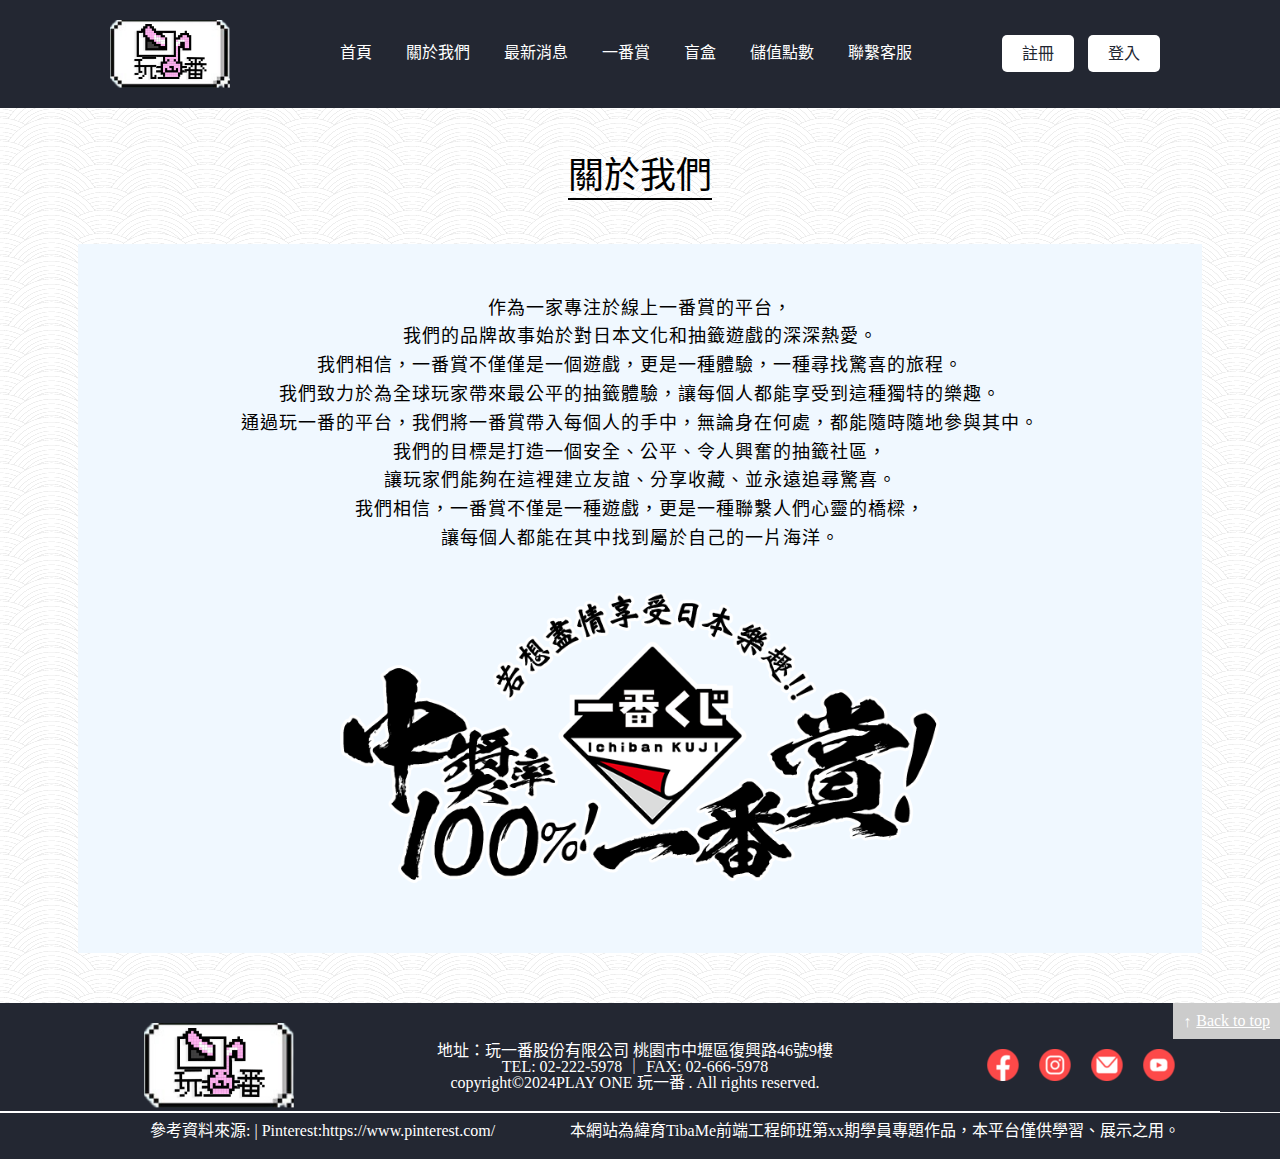
<file: about-us.html>
<!DOCTYPE html>
<html lang="zh-TW">
<head>
    <meta charset="UTF-8">
    <meta name="viewport" content="width=device-width, initial-scale=1.0">
    <meta name="keywords" content="一番賞,Ichiban Kuji">
    <meta name="description" content="這是一個線上抽一番賞網站">
    <link href="玩一番/icon/玩一番.ico" rel="shortcut icon"/>
    <title>玩一番</title>
    <!-- 重設css -->
    <link rel="stylesheet" href="reset.css">
    <!-- css -->
    <link rel="stylesheet" href="style.css">
    <style>
        body {
      background-image: url('玩一番/arches.png'); /* 將 'your-image.jpg' 替換為您想要設置的圖片路徑 */
    }
    </style>
</head>
<body>
<header class="main-header">
    <!-- 導覽列 -->
    <div class="container">
        <div class="logo">
        <a href=""><img src="玩一番/LOGO.png" alt="playone"></a>
        </div>
        <nav class="main-nav">
        <a href="index.html">首頁</a>
        <a href="#">關於我們</a>
        <a href="news.html">最新消息</a>
        <a href="Ichiban.html">一番賞</a>
        <a href="#">盲盒</a>
        <a href="#">儲值點數</a>
        <a href="contact-us.html">聯繫客服</a>
        </nav>
        <div class="user-options">
            <a href="#">註冊</a>
            <a href="login.html">登入</a>
        </div>
    </div>
</header>
<main>
    <div class="about-title">
        <h2>關於我們</h2>
    </div>
    <div class="about-section">
        
        <p>
            作為一家專注於線上一番賞的平台，<br>
            我們的品牌故事始於對日本文化和抽籤遊戲的深深熱愛。<br>
            我們相信，一番賞不僅僅是一個遊戲，更是一種體驗，一種尋找驚喜的旅程。<br>
            我們致力於為全球玩家帶來最公平的抽籤體驗，讓每個人都能享受到這種獨特的樂趣。<br>
            通過玩一番的平台，我們將一番賞帶入每個人的手中，無論身在何處，都能隨時隨地參與其中。<br>
            我們的目標是打造一個安全、公平、令人興奮的抽籤社區，<br>
            讓玩家們能夠在這裡建立友誼、分享收藏、並永遠追尋驚喜。<br>
            我們相信，一番賞不僅是一種遊戲，更是一種聯繫人們心靈的橋樑，<br>
            讓每個人都能在其中找到屬於自己的一片海洋。<br>
        </p>
        <img src="玩一番/icon/一番賞.png" alt="公司圖片">
    </div>
</main>
<footer>
    <div class="footer-container">
        <a href="#" class="back-to-top">Back to top</a>
        <div class="logo-area">
        <img src="玩一番/LOGO.png" alt="playone">
    </div>
    <div class="contact-info">
        <p class="element-TEL">
        地址：玩一番股份有限公司 桃園市中壢區復興路46號9樓<br>
        TEL: 02-222-5978 ｜ FAX: 02-666-5978<br>
        copyright©2024PLAY ONE 玩一番 . All rights reserved.<br>
    </p>
    </div>
    <div class="social-icons">
        <a href="#" class="icon-link"><img src="玩一番/icon/fb.ico" alt=""></a>
        <a href="#" class="icon-link"><img src="玩一番/icon/ig.ico" alt=""></a>
        <a href="#" class="icon-link"><img src="玩一番/icon/mail.ico" alt=""></a>
        <a href="#" class="icon-link"><img src="玩一番/icon/yt.ico" alt=""></a>
    </div>
    </div>
    <div class="credits">
    <div class="overlap-group-2">
        <div class="text-wrapper-1">參考資料來源: | Pinterest:https://www.pinterest.com/</div>
        <div class="text-wrapper-2">
            本網站為緯育TibaMe前端工程師班第xx期學員專題作品，本平台僅供學習、展示之用。
        </div>
    </div>
    </div>
</footer>
</body>
</html>
</file>
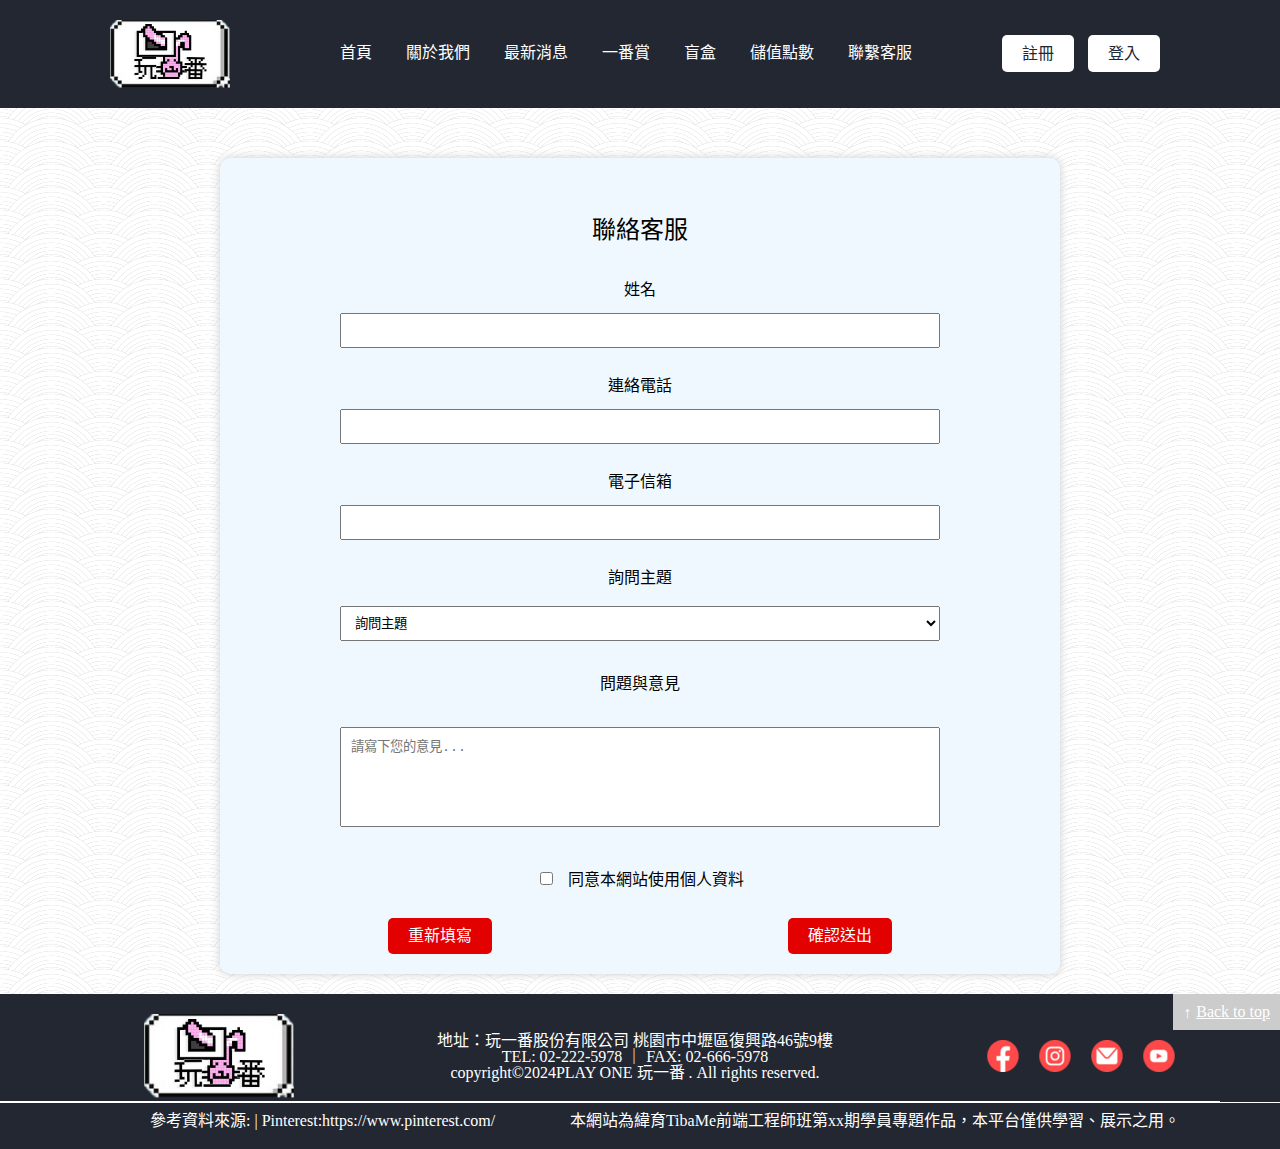
<file: contact-us.html>
<!DOCTYPE html>
<html lang="zh-TW">
<head>
    <meta charset="UTF-8">
    <meta name="viewport" content="width=device-width, initial-scale=1.0">
    <meta name="keywords" content="一番賞,Ichiban Kuji">
    <meta name="description" content="這是一個線上抽一番賞網站">
    <link href="玩一番/icon/玩一番.ico" rel="shortcut icon"/>
    <title>玩一番</title>
    <!-- 重設css -->
    <link rel="stylesheet" href="reset.css">
    <!-- css -->
    <link rel="stylesheet" href="style.css">
    <style>
body {
      background-image: url('玩一番/arches.png'); /* 將 'your-image.jpg' 替換為您想要設置的圖片路徑 */
    }
.contact-us {
    font-family: 'Noto Sans TC', sans-serif;  /* 字体设置 */
    width:800px;
    margin: 20px auto;
    padding: 20px;
    box-shadow: 0 0 10px #ccc; /* 盒子阴影 */
    background-color: aliceblue; /* 背景颜色 */
    border-radius: 10px;
    margin-top: 50px;
}

.contact-us-title {
    text-align: center; /* 标题居中 */
    align-items: center;
    margin-top: 40px;
    margin-bottom: 40px; /* 标题和表格之间的间隔 */
    font-size: 24px;
}

.form-group {
    display: flex;
    flex-direction: column;
    align-items: center; /* 居中表单元素 */
}

.name, .tel, .email, .question, .option {
    margin-bottom: 15px; /* 每个输入行之间的距离 */
    display: flex;
    flex-direction: column;
    align-items: flex-start;
}
.contact-us .input-field {
    width: 600px; /* 确保所有输入框和下拉选单宽度一致 */
    margin-bottom: 15px; /* 为输入框添加底部边距以达到更好的视觉间隔 */
    padding: 8px 10px; /* 提供足够的内边距让文本容易阅读 */
    box-sizing: border-box; /* 确保宽度的计算包括了padding和border */
}

.contact-us .name .input-field,.contact-us .tel .input-field,.contact-us .email .input-field {
    width: 600px;
}
.option{
    align-items: center;
    justify-content: center; 
    padding-top: 20px;
}
.question{
    margin-bottom: 20px;
}
.contact-us .form-group > div,
.contact-us .form-group label,
.contact-us .form-group .option {
    display: flex;
    flex-direction: column;
    align-items: center; /* 居中对齐带有输入框的div */
    width: 100%; /* 设置宽度为100%以填充父元素的宽度 */
}

.contact-us .agreetext {
    display: block; /* 确保同意条款选项独占一行 */
    margin-top: 20px; /* 添加适当上边距 */
}

.con-btn-group {
    margin-top: 20px; /* 增加按钮组的上边距 */
    display: flex;
    justify-content: space-around; /* 按钮间距平均分布 */
}
.con-btn-group a{
    text-decoration: none;
}
.con-btn {
    padding: 10px 20px;
    background-color: #E20000; /* 按钮背景色 */
    color: white;
    border-radius: 5px; /* 按钮边角圆滑 */
    text-align: center;
    cursor: pointer; /* 鼠标悬停效果 */
}

.con-btn:hover {
    background-color: #ba0b0b; /* 按钮悬停时颜色改变 */
}

.agree {
    margin-top: 10px; /* 同意条款与其他内容的间隔 */
}

.agreetext input[type="checkbox"] {
    margin-right: 10px; /* 复选框与文字的间隔 */
}

textarea {
    height: 100px; /* 文本域的高度 */
    resize: none; /* 禁止调整文本域大小 */
}
.agreetext {
    margin-bottom:30px;
    text-align: center;
}

    </style>
</head>
<body>
<header class="main-header">
    <!-- 導覽列 -->
    <div class="container">
        <div class="logo">
        <a href=""><img src="玩一番/LOGO.png" alt="playone"></a>
        </div>
        <nav class="main-nav">
        <a href="index.html">首頁</a>
        <a href="about-us.html">關於我們</a>
        <a href="news.html">最新消息</a>
        <a href="Ichiban.html">一番賞</a>
        <a href="#">盲盒</a>
        <a href="#">儲值點數</a>
        <a href="contact-us.html">聯繫客服</a>
        </nav>
        <div class="user-options">
            <a href="#">註冊</a>
            <a href="login.html">登入</a>
        </div>
    </div>
</header>
<main>
    <div class="contact-us">
        <div class="contact-us-title"><span>聯絡客服</span></div>
        <div class="form-group">
            <!-- ----------表格---------- -->
            <div>
                <div class="name"><label for="">姓名<br></label></div>
                <div class="name"><input type="name"class="input-field"></div>
            </div>
            <!-- ------------------------ -->
            <div>
                <div class="tel"><label for="">連絡電話<br></label></div>
                <div class="tel"><input type="tel" class="input-field"></div>
            </div>
            <!-- ------------------------ -->
            <div>
                <div class="email"><label for="">電子信箱<br></label></div>
                <div class="email"><input type="email"class="input-field"></div>
            </div>
            <!-- ------------------------ -->
            <div class="question"><label for="">詢問主題<br></label></div>
                <select name="" class="input-field">
                    <option value="" class="pull
                ">詢問主題</option>
                    <option value="" class="pull
                ">帳號安全</option>
                <option value="" class="pull
                ">儲值相關</option>
                    <option value="" class="pull
                ">訂單與付款</option>
                    <option value="" class="pull
                ">退貨/換貨</option>
                    <option value="" class="pull
                ">其他</option>
                </select>
            </div>

                <div class="option">
                    <label for="">問題與意見<br>
                    </label>
                </div>
                <div class="option">
                    <textarea class="input-field" placeholder="請寫下您的意見..."></textarea>
                </div>
                <label for="" class="agreetext">
                    <input type="checkbox" class="agree">
                    <span class="agree">同意本網站使用個人資料</span>
                </label>
    
                <!-- ----------按鈕---------- -->
                <div class="con-btn-group">
                    <a href="">
                        <div class="con-btn">
                            <span>重新填寫</span>
                        </div>
                    </a>
                    <a href="">
                        <div class="con-btn">
                            <span>確認送出</span>
                        </div>
                    </a>
                </div>
            </div>
        </div>
    </div>
</main>
<footer>
    <div class="footer-container">
        <a href="#" class="back-to-top">Back to top</a>
        <div class="logo-area">
        <img src="玩一番/LOGO.png" alt="playone">
    </div>
    <div class="contact-info">
        <p class="element-TEL">
        地址：玩一番股份有限公司 桃園市中壢區復興路46號9樓<br>
        TEL: 02-222-5978 ｜ FAX: 02-666-5978<br>
        copyright©2024PLAY ONE 玩一番 . All rights reserved.<br>
    </p>
    </div>
    <div class="social-icons">
        <a href="#" class="icon-link"><img src="玩一番/icon/fb.ico" alt=""></a>
        <a href="#" class="icon-link"><img src="玩一番/icon/ig.ico" alt=""></a>
        <a href="#" class="icon-link"><img src="玩一番/icon/mail.ico" alt=""></a>
        <a href="#" class="icon-link"><img src="玩一番/icon/yt.ico" alt=""></a>
    </div>
    </div>
    <div class="credits">
    <div class="overlap-group-2">
        <div class="text-wrapper-1">參考資料來源: | Pinterest:https://www.pinterest.com/</div>
        <div class="text-wrapper-2">
            本網站為緯育TibaMe前端工程師班第xx期學員專題作品，本平台僅供學習、展示之用。
        </div>
    </div>
    </div>
</footer>
</body>
</html>
</file>
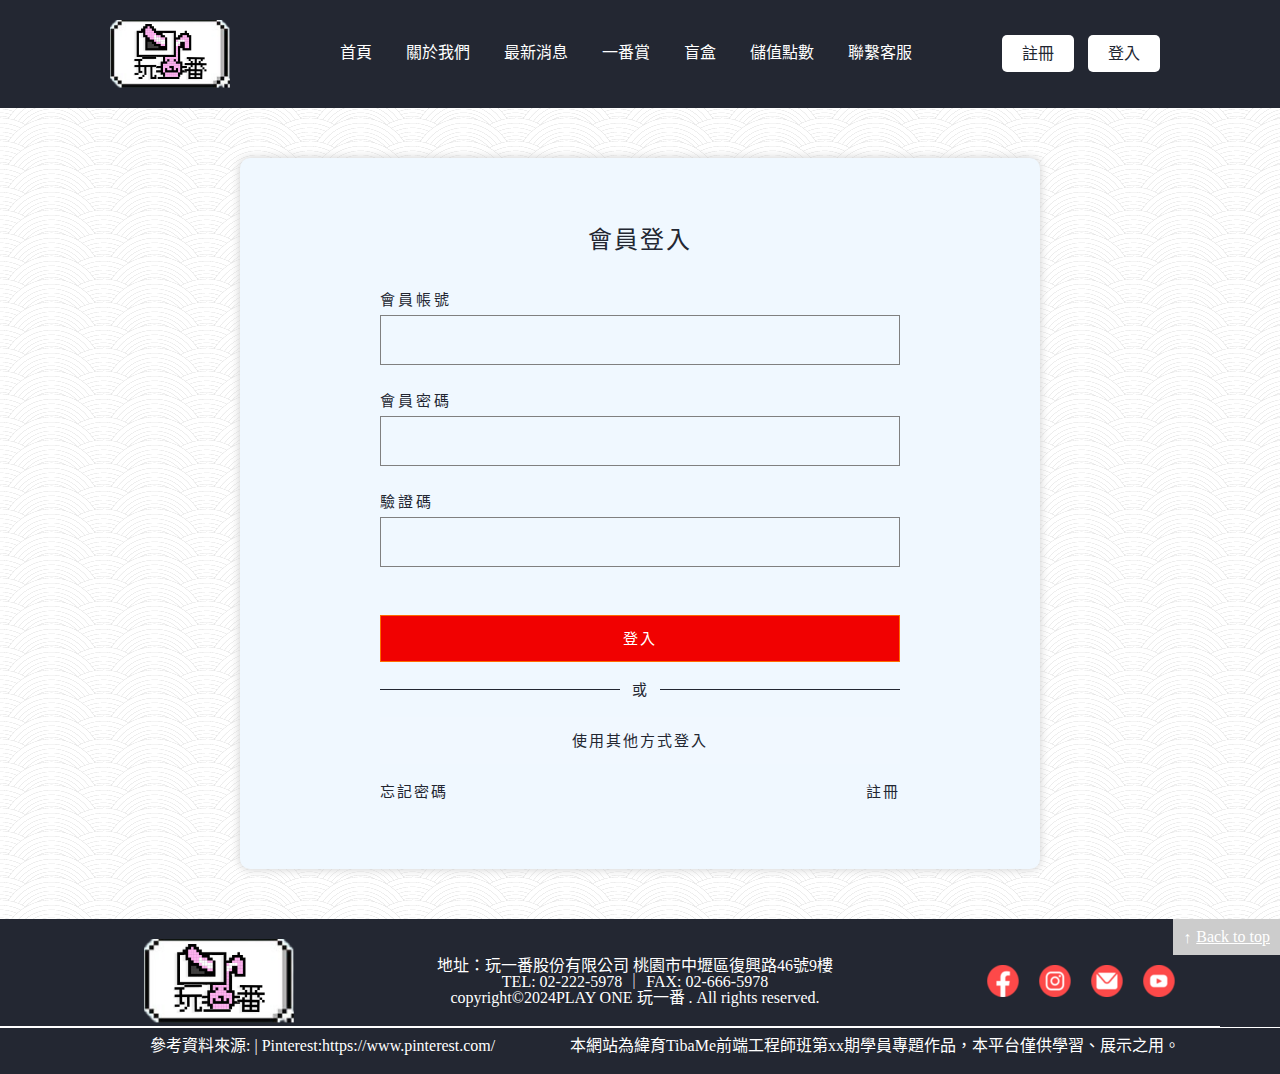
<file: login.html>
<!DOCTYPE html>
<html lang="zh-TW">
<head>
    <meta charset="UTF-8">
    <meta name="viewport" content="width=device-width, initial-scale=1.0">
    <meta name="keywords" content="一番賞,Ichiban Kuji">
    <meta name="description" content="這是一個線上抽一番賞網站">
    <link href="玩一番/icon/玩一番.ico" rel="shortcut icon"/>
    <title>玩一番</title>
    <!-- 重設css -->
    <link rel="stylesheet" href="reset.css">
    <!-- css -->
    <link rel="stylesheet" href="style.css">
</head>
<body>
<header class="main-header">
    <!-- 導覽列 -->
    <div class="container">
        <div class="logo">
        <a href=""><img src="玩一番/LOGO.png" alt="playone"></a>
        </div>
        <nav class="main-nav">
        <a href="index.html">首頁</a>
        <a href="about-us.html">關於我們</a>
        <a href="news.html">最新消息</a>
        <a href="Ichiban.html">一番賞</a>
        <a href="#">盲盒</a>
        <a href="#">儲值點數</a>
        <a href="contact-us.html">聯繫客服</a>
        </nav>
        <div class="user-options">
            <a href="#">註冊</a>
            <a href="login.html">登入</a>
        </div>
    </div>
    <style>
        body {
      background-image: url('玩一番/arches.png'); /* 將 'your-image.jpg' 替換為您想要設置的圖片路徑 */
    }
        /* General styling */

        .login {
            width: 800px;
            display: flex;
            justify-content: center;
            margin: auto;
            margin-top: 50px;
            margin-bottom: 50px;
            position: relative;
            background-color: aliceblue;
            box-shadow: 0 0 10px #ccc;
            border-radius: 10px;
        }
        .login-title {
            text-align: center; /* 标题居中 */
            margin-bottom: 40px; /* 标题和表格之间的间隔 */
            font-size: 24px;
        }

        .form-group {
            font-size: 15px;
            font-weight: 300;
            font-family: 'Noto Sans TC', sans-serif;
            letter-spacing: 2px;
            color: #232732;
            margin-top: 70px;
            margin-bottom: 70px;
            width: 520px;
        }

        /* ----------帳號---------- */
        .account {
            margin-bottom: 8px;
            font-size: 15px;
            text-align: left;
            color:#232732;
            letter-spacing: 3px;
            font-family: 'Noto Sans TC', sans-serif;
        }

        .account input {
            box-sizing: border-box;
            color: rgb(255, 255, 255);
            width: 100%;
            height: 50px;
            border: none;
            outline: none;
            background-color: transparent;
            border: 1px solid gray;
            margin-bottom: 20px;
            text-indent: 20px;
        }

        /* :focus 選擇器調整輸入框在點擊的樣子 */
        .account input:focus {
            background-color: rgba(0, 0, 0, 0.3);
            border: 1px solid #9a0413;
            box-shadow: 0px 0px 0px 0.5px #870808;
            transition: border-color 0.3s;
        }

        /* ----------密碼---------- */

        .passward {
            margin-bottom: 8px;
            font-size: 15px;
            text-align: lefts;
            color: #232732;
            letter-spacing: 3px;
            font-family: 'Noto Sans TC', sans-serif;
        }

        .passward input {
            box-sizing: border-box;
            color: rgb(255, 255, 255);
            width: 100%;
            height: 50px;
            border: none;
            outline: none;
            background-color: transparent;
            border: 1px solid gray;
            margin-bottom: 20px;
            text-indent: 20px;
        }

        /* :focus 選擇器調整輸入框在點擊的樣子 */
        .passward input:focus {
            background-color: rgba(0, 0, 0, 0.3);
            border: 1px solid #ac0715;
            box-shadow: 0px 0px 0px 0.5px #b80202;
            transition: border-color 0.3s;
        }

        /* ----------驗證碼---------- */
        .check {
            margin-bottom: 8px;
            font-size: 15px;
            text-align: lefts;
            color: #232732;
            letter-spacing: 3px;
            font-family: 'Noto Sans TC', sans-serif;
        }

        .check input {
            box-sizing: border-box;
            color: rgb(255, 255, 255);
            width: 100%;
            height: 50px;
            border: none;
            outline: none;
            background-color: transparent;
            border: 1px solid gray;
            margin-bottom: 20px;
            text-indent: 20px;
        }

        /* :focus 選擇器調整輸入框在點擊的樣子 */
        .check input:focus {
            background-color: rgba(0, 0, 0, 0.3);
            border: 1px solid rgb(241, 1, 1);
            box-shadow: 0px 0px 0px 0.5px rgb(241, 1, 1);
            transition: border-color 0.3s;
        }

        /* ----------按鈕區---------- */
        .lofin-btn-group {
            display: flex;
            justify-content: space-between;
            width: 100%;
            margin-bottom: 20px;
            width: 520px;
        }

        button {
            all: unset;
            text-align: center;
            width: 100%;
        }

        .login-btn-group a {
            text-decoration: none;
        }

        .login-btn-up,
        .login-btn-up-phone {
            border: 1px solid #ff6b00;
            background-color: rgb(241, 1, 1);
            transition: .5s ease-in-out;
            color: #232732;
            padding: 15px 20px;
            text-align: center;
            margin-top: 20px;
            margin-bottom: 20px;
        }
        .login-btn-up{
            color: white;
        }

        .login-btn-group a .login-btn-up-phone {
            background-color: rgba(255, 255, 255, 0.1);
            border: 1px solid transparent;
        }

        .login-btn-up:hover,
        .login-btn-up-phone:hover {
            border: 1px solid rgb(241, 1, 1);
            background-color: rgb(241, 1, 1);
        }

        .login-btn-bottom {
            width: 520px;
            display: flex;
            align-content: space-between;
            flex-direction: column;
            align-items: center;
        }

        /* 或 */

        .orLineGroup {
            display: flex;
            justify-content: space-between;
            align-items: center;
            width: 520px;
        }

        .orLine {
            width: 240px;
            height: 1px;
            background-color:#232732;

        }



        /* 使用手機號碼登入/ 忘記密碼/註冊新帳號*/


        .forget {
            display: flex;
            align-items: baseline;
            align-content: space-between;
            width: 100%;
        }

        .forget div a {
            color: #232732;
        }

        .forget div:first-child {
            box-sizing: border-box;
            width: 100%;
            text-align: start;
            letter-spacing: 2px;
        }

        .forget div:last-child {
            box-sizing: border-box;
            width: 150px;
            text-align: end;
        }
    </style>
</header>
<main>
    <div class="login">
        <div class="form-group">
                <div class="login-title"><span>會員登入</span></div>
                <div class="account">
                    <label for="username">會員帳號</label>
                </div>
                <div class="account">
                    <input type="text" name="username" required="">
                </div>
                <div class="passward">
                    <label for="password">會員密碼</label>
                </div>
                <div class="passward">
                    <input type="password" name="password" required="">
                </div>
                <!-- ----------驗證碼---------- -->
                <div class="check">
                    <label for="password">驗證碼</label>
                </div>
                <div class="check">
                    <input type="password" name="password" required="">
                </div>
                <!-- ----------按鈕---------- -->
                <div class="login-btn-group">
                    <div>
                        <button class="login-btn-group-btn">
                            <div class="login-btn-up">
                                <span>登入</span>
                            </div>
                        </button>
                    </div>
                    <!-- ----------或---------- -->
                    <div class="orLineGroup">
                        <div class="orLine"></div>
                        <div class="or">或</div>
                        <div class="orLine"></div>
                    </div>
                    <!-- ----------按鈕---------- -->
                    <div>
                        <a href="#">
                            <div class="login-btn-up-phone">
                                <span>使用其他方式登入</span>
                            </div>
                        </a>
                    </div>
                    <!-- ----------忘記密碼---------- -->
                    <div class="forget">
                        <div><a href="#">忘記密碼</a></div>
                        <div><a href="#">註冊</a></div>
                    </div>
                </div>
            </form>
        </div>
</main>
<footer>
    <div class="footer-container">
        <a href="#" class="back-to-top">Back to top</a>
        <div class="logo-area">
        <img src="玩一番/LOGO.png" alt="playone">
    </div>
    <div class="contact-info">
        <p class="element-TEL">
        地址：玩一番股份有限公司 桃園市中壢區復興路46號9樓<br>
        TEL: 02-222-5978 ｜ FAX: 02-666-5978<br>
        copyright©2024PLAY ONE 玩一番 . All rights reserved.<br>
    </p>
    </div>
    <div class="social-icons">
        <a href="#" class="icon-link"><img src="玩一番/icon/fb.ico" alt=""></a>
        <a href="#" class="icon-link"><img src="玩一番/icon/ig.ico" alt=""></a>
        <a href="#" class="icon-link"><img src="玩一番/icon/mail.ico" alt=""></a>
        <a href="#" class="icon-link"><img src="玩一番/icon/yt.ico" alt=""></a>
    </div>
    </div>
    <div class="credits">
    <div class="overlap-group-2">
        <div class="text-wrapper-1">參考資料來源: | Pinterest:https://www.pinterest.com/</div>
        <div class="text-wrapper-2">
            本網站為緯育TibaMe前端工程師班第xx期學員專題作品，本平台僅供學習、展示之用。
        </div>
    </div>
    </div>
</footer>
</body>
</html>
</file>
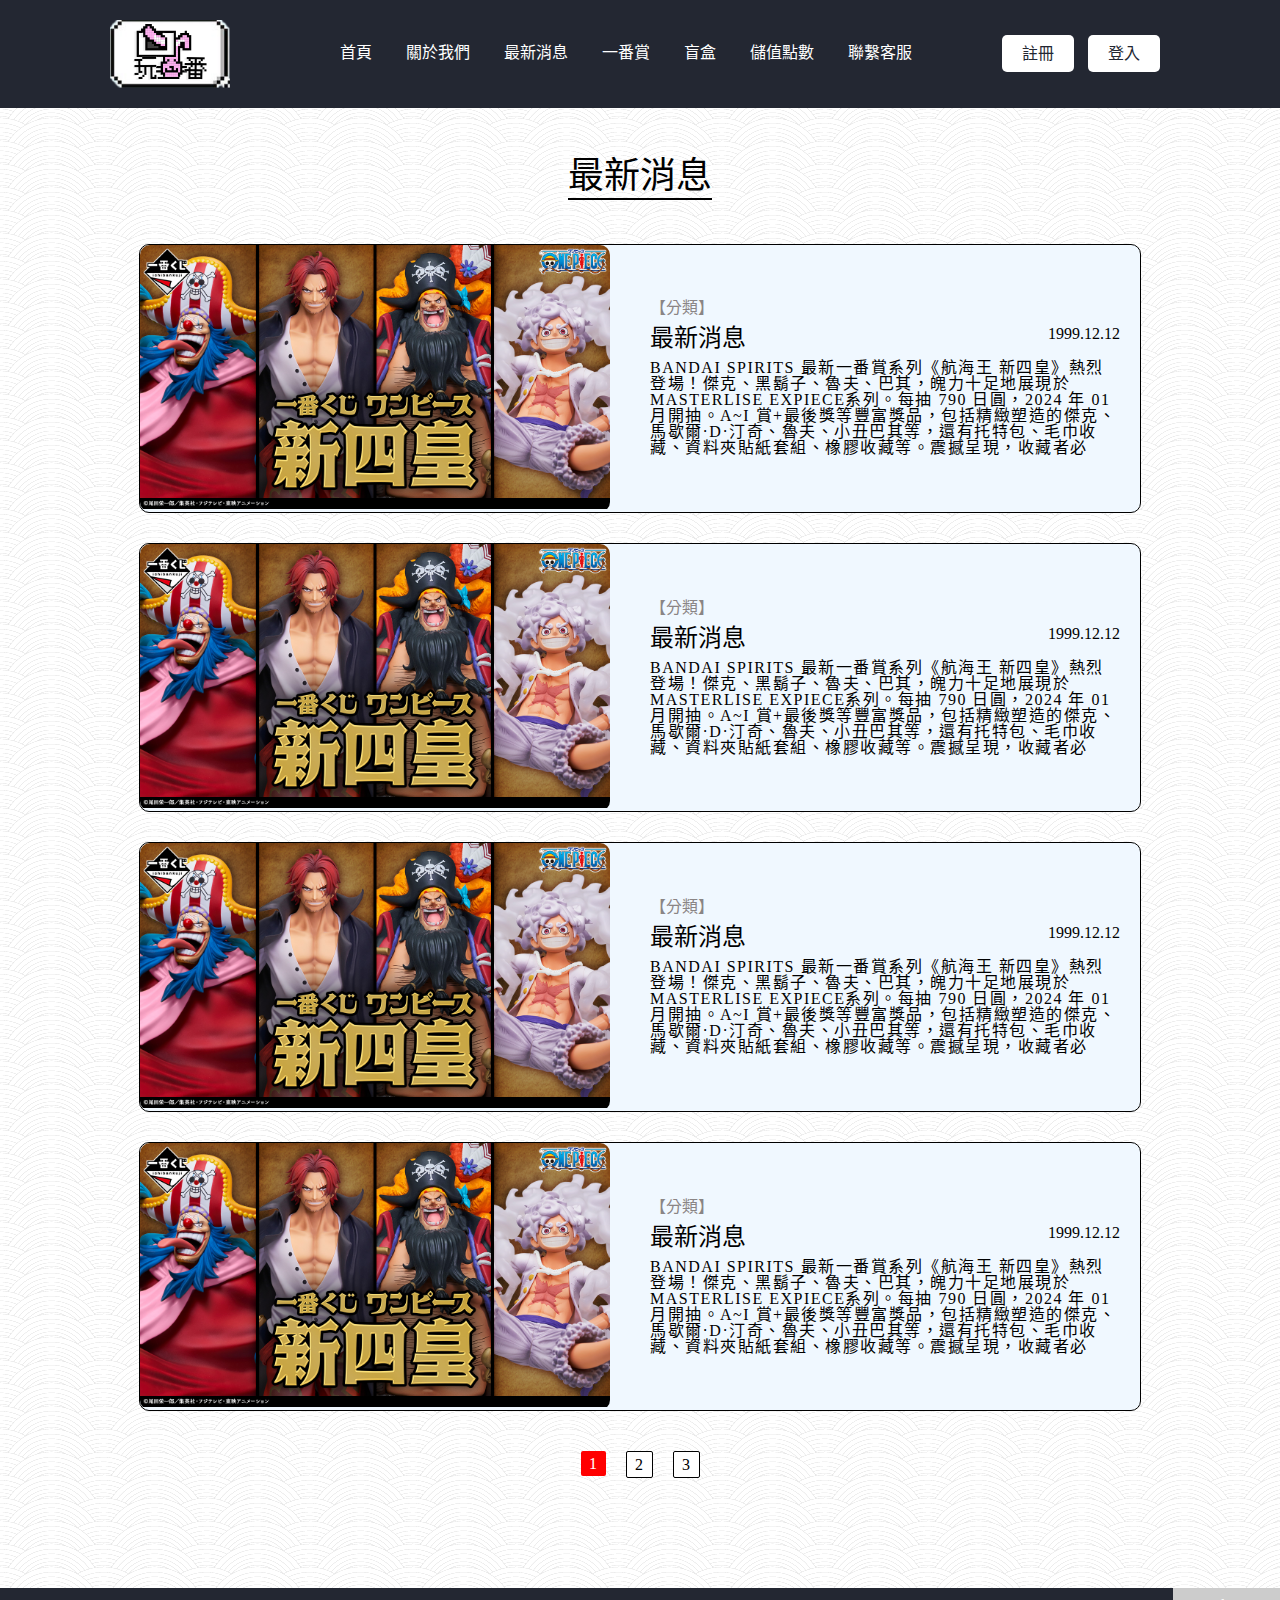
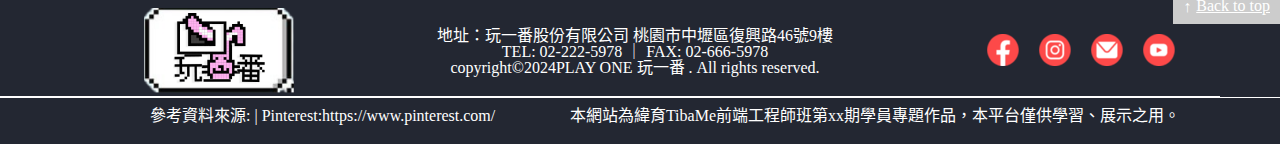
<file: news.html>
<!DOCTYPE html>
<html lang="zh-TW">
<head>
    <meta charset="UTF-8">
    <meta name="viewport" content="width=device-width, initial-scale=1.0">
    <meta name="keywords" content="一番賞,Ichiban Kuji">
    <meta name="description" content="這是一個線上抽一番賞網站">
    <link href="玩一番/icon/玩一番.ico" rel="shortcut icon"/>
    <title>玩一番</title>
    <!-- 重設css -->
    <link rel="stylesheet" href="reset.css">
    <!-- css -->
    <link rel="stylesheet" href="style.css">
    <style>
        body {
      background-image: url('玩一番/arches.png'); /* 將 'your-image.jpg' 替換為您想要設置的圖片路徑 */
    }
    .news-container{
        background-color: aliceblue;
    }
    </style>
</head>
<body>
<header class="main-header">
    <!-- 導覽列 -->
    <div class="container">
        <div class="logo">
        <a href=""><img src="玩一番/LOGO.png" alt="playone"></a>
        </div>
        <nav class="main-nav">
        <a href="index.html">首頁</a>
        <a href="about-us.html">關於我們</a>
        <a href="news.html">最新消息</a>
        <a href="Ichiban.html">一番賞</a>
        <a href="#">盲盒</a>
        <a href="#">儲值點數</a>
        <a href="contact-us.html">聯繫客服</a>
        </nav>
        <div class="user-options">
            <a href="#">註冊</a>
            <a href="login.html">登入</a>
        </div>
    </div>
</header>
<main>
    <div class="newsA">
        <div class="news-title">
            <h2>最新消息</h2>
        </div>
        <div class="news-container">
            <div class="news-image">
                <img src="玩一番/航海王-新四皇/海賊王一番賞新四皇.jpg" alt="new image">
            </div>
            <div class="news-content">
                <label for="">【分類】</label>
                <div class="news-title-time">
                    <h3>最新消息</h3>
                <span>1999.12.12</span>
                </div>
                <p>
                    BANDAI SPIRITS 最新一番賞系列《航海王 新四皇》熱烈登場！傑克、黑鬍子、魯夫、巴其，魄力十足地展現於MASTERLISE EXPIECE系列。每抽 790 日圓，2024 年 01 月開抽。A~I 賞+最後獎等豐富獎品，包括精緻塑造的傑克、馬歇爾·D·汀奇、魯夫、小丑巴其等，還有托特包、毛巾收藏、資料夾貼紙套組、橡膠收藏等。震撼呈現，收藏者必
                </p>
            </div>
        </div>
        <div class="news-container">
            <div class="news-image">
                <img src="玩一番/航海王-新四皇/海賊王一番賞新四皇.jpg" alt="new image">
            </div>
            <div class="news-content">
                <label for="">【分類】</label>
                <div class="news-title-time">
                    <h3>最新消息</h3>
                <span>1999.12.12</span>
                </div>
                <p>
                    BANDAI SPIRITS 最新一番賞系列《航海王 新四皇》熱烈登場！傑克、黑鬍子、魯夫、巴其，魄力十足地展現於MASTERLISE EXPIECE系列。每抽 790 日圓，2024 年 01 月開抽。A~I 賞+最後獎等豐富獎品，包括精緻塑造的傑克、馬歇爾·D·汀奇、魯夫、小丑巴其等，還有托特包、毛巾收藏、資料夾貼紙套組、橡膠收藏等。震撼呈現，收藏者必
                </p>
            </div>
        </div>
        <div class="news-container">
            <div class="news-image">
                <img src="玩一番/航海王-新四皇/海賊王一番賞新四皇.jpg" alt="new image">
            </div>
            <div class="news-content">
                <label for="">【分類】</label>
                <div class="news-title-time">
                    <h3>最新消息</h3>
                <span>1999.12.12</span>
                </div>
                <p>
                    BANDAI SPIRITS 最新一番賞系列《航海王 新四皇》熱烈登場！傑克、黑鬍子、魯夫、巴其，魄力十足地展現於MASTERLISE EXPIECE系列。每抽 790 日圓，2024 年 01 月開抽。A~I 賞+最後獎等豐富獎品，包括精緻塑造的傑克、馬歇爾·D·汀奇、魯夫、小丑巴其等，還有托特包、毛巾收藏、資料夾貼紙套組、橡膠收藏等。震撼呈現，收藏者必
                </p>
            </div>
        </div>
        <div class="news-container">
            <div class="news-image">
                <img src="玩一番/航海王-新四皇/海賊王一番賞新四皇.jpg" alt="new image">
            </div>
            <div class="news-content">
                <label for="">【分類】</label>
                <div class="news-title-time">
                    <h3>最新消息</h3>
                <span>1999.12.12</span>
                </div>
                <p>
                    BANDAI SPIRITS 最新一番賞系列《航海王 新四皇》熱烈登場！傑克、黑鬍子、魯夫、巴其，魄力十足地展現於MASTERLISE EXPIECE系列。每抽 790 日圓，2024 年 01 月開抽。A~I 賞+最後獎等豐富獎品，包括精緻塑造的傑克、馬歇爾·D·汀奇、魯夫、小丑巴其等，還有托特包、毛巾收藏、資料夾貼紙套組、橡膠收藏等。震撼呈現，收藏者必
                </p>
            </div>
        </div>
        <div class="news-pagination">
            <div class="page active">1</div><!-- 当前页添加 active 类来显示特殊颜色 -->
            <div class="page">2</div>
            <div class="page">3</div> 
        </div>
    </div>
</main>
<footer>
    <div class="footer-container">
        <a href="#" class="back-to-top">Back to top</a>
        <div class="logo-area">
        <img src="玩一番/LOGO.png" alt="playone">
    </div>
    <div class="contact-info">
        <p class="element-TEL">
        地址：玩一番股份有限公司 桃園市中壢區復興路46號9樓<br>
        TEL: 02-222-5978 ｜ FAX: 02-666-5978<br>
        copyright©2024PLAY ONE 玩一番 . All rights reserved.<br>
    </p>
    </div>
    <div class="social-icons">
        <a href="#" class="icon-link"><img src="玩一番/icon/fb.ico" alt=""></a>
        <a href="#" class="icon-link"><img src="玩一番/icon/ig.ico" alt=""></a>
        <a href="#" class="icon-link"><img src="玩一番/icon/mail.ico" alt=""></a>
        <a href="#" class="icon-link"><img src="玩一番/icon/yt.ico" alt=""></a>
    </div>
    </div>
    <div class="credits">
    <div class="overlap-group-2">
        <div class="text-wrapper-1">參考資料來源: | Pinterest:https://www.pinterest.com/</div>
        <div class="text-wrapper-2">
            本網站為緯育TibaMe前端工程師班第xx期學員專題作品，本平台僅供學習、展示之用。
        </div>
    </div>
    </div>
</footer>
</body>
</html>
</file>
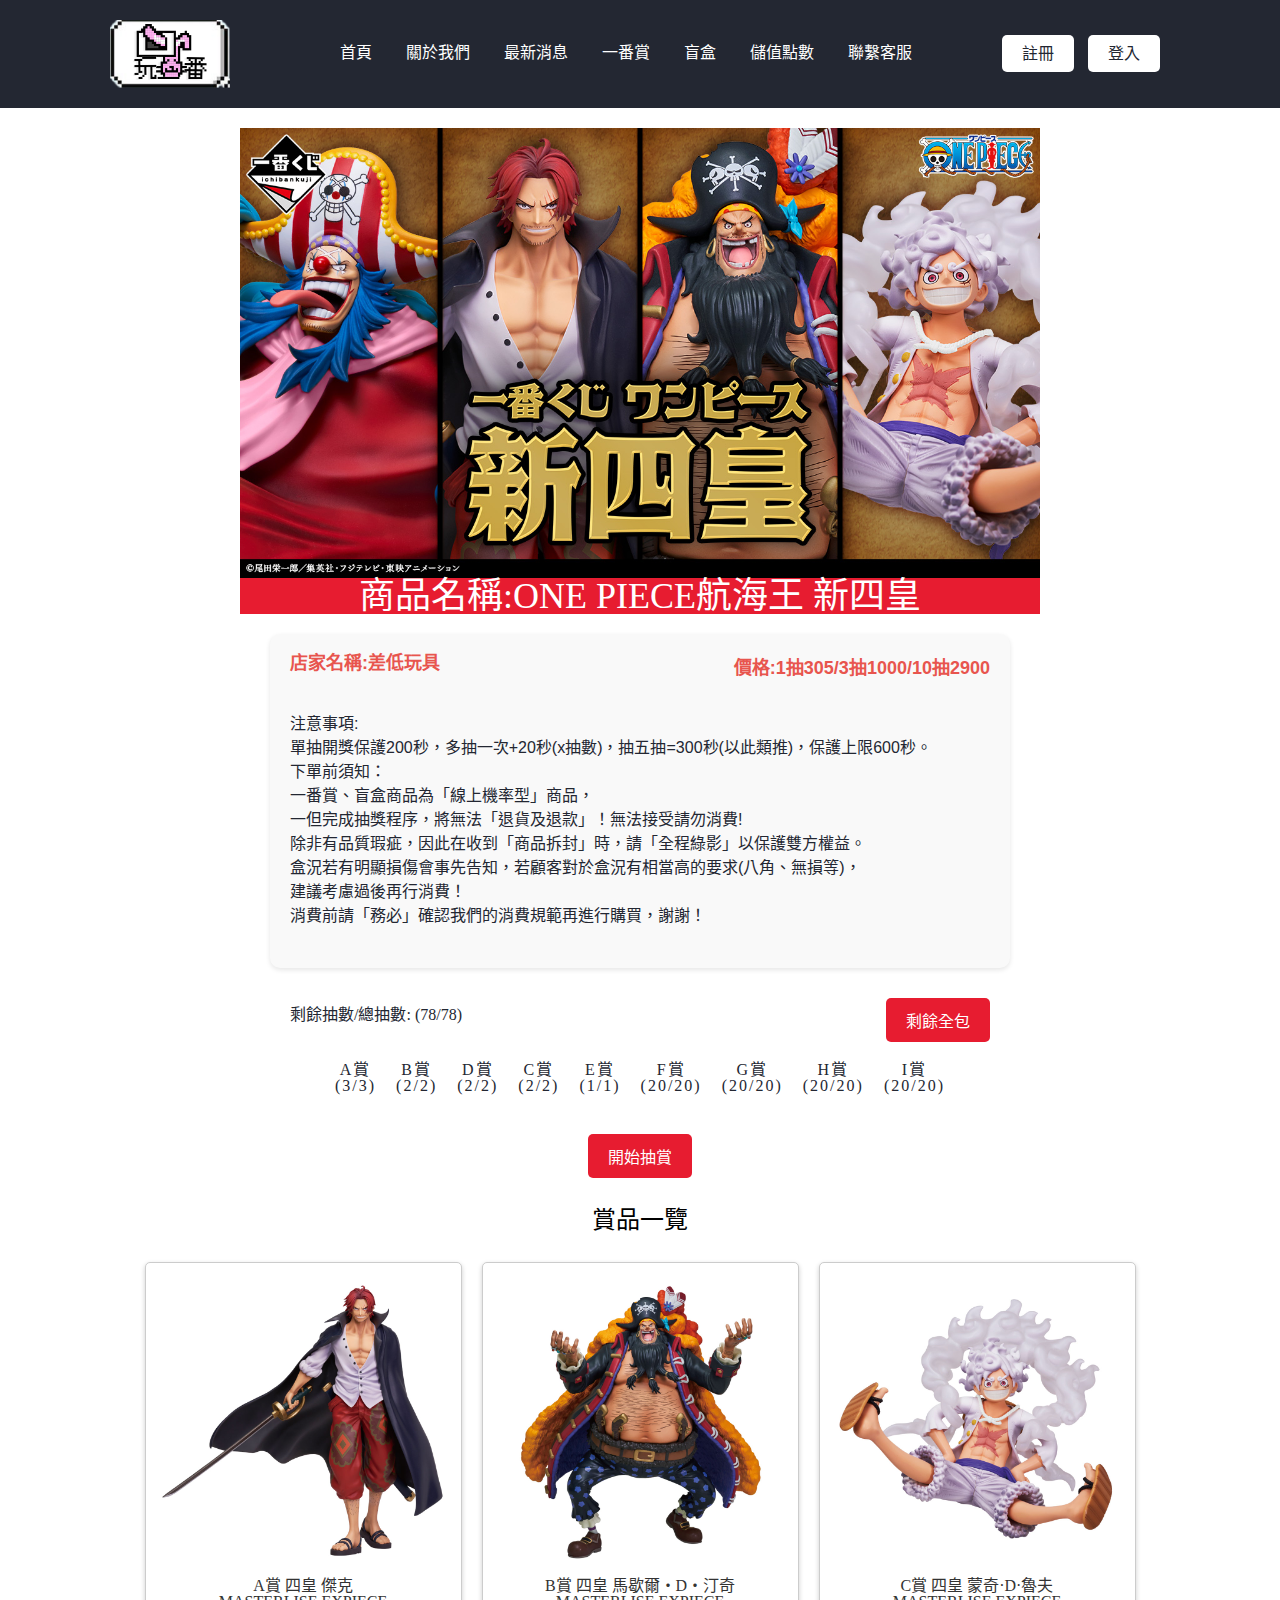
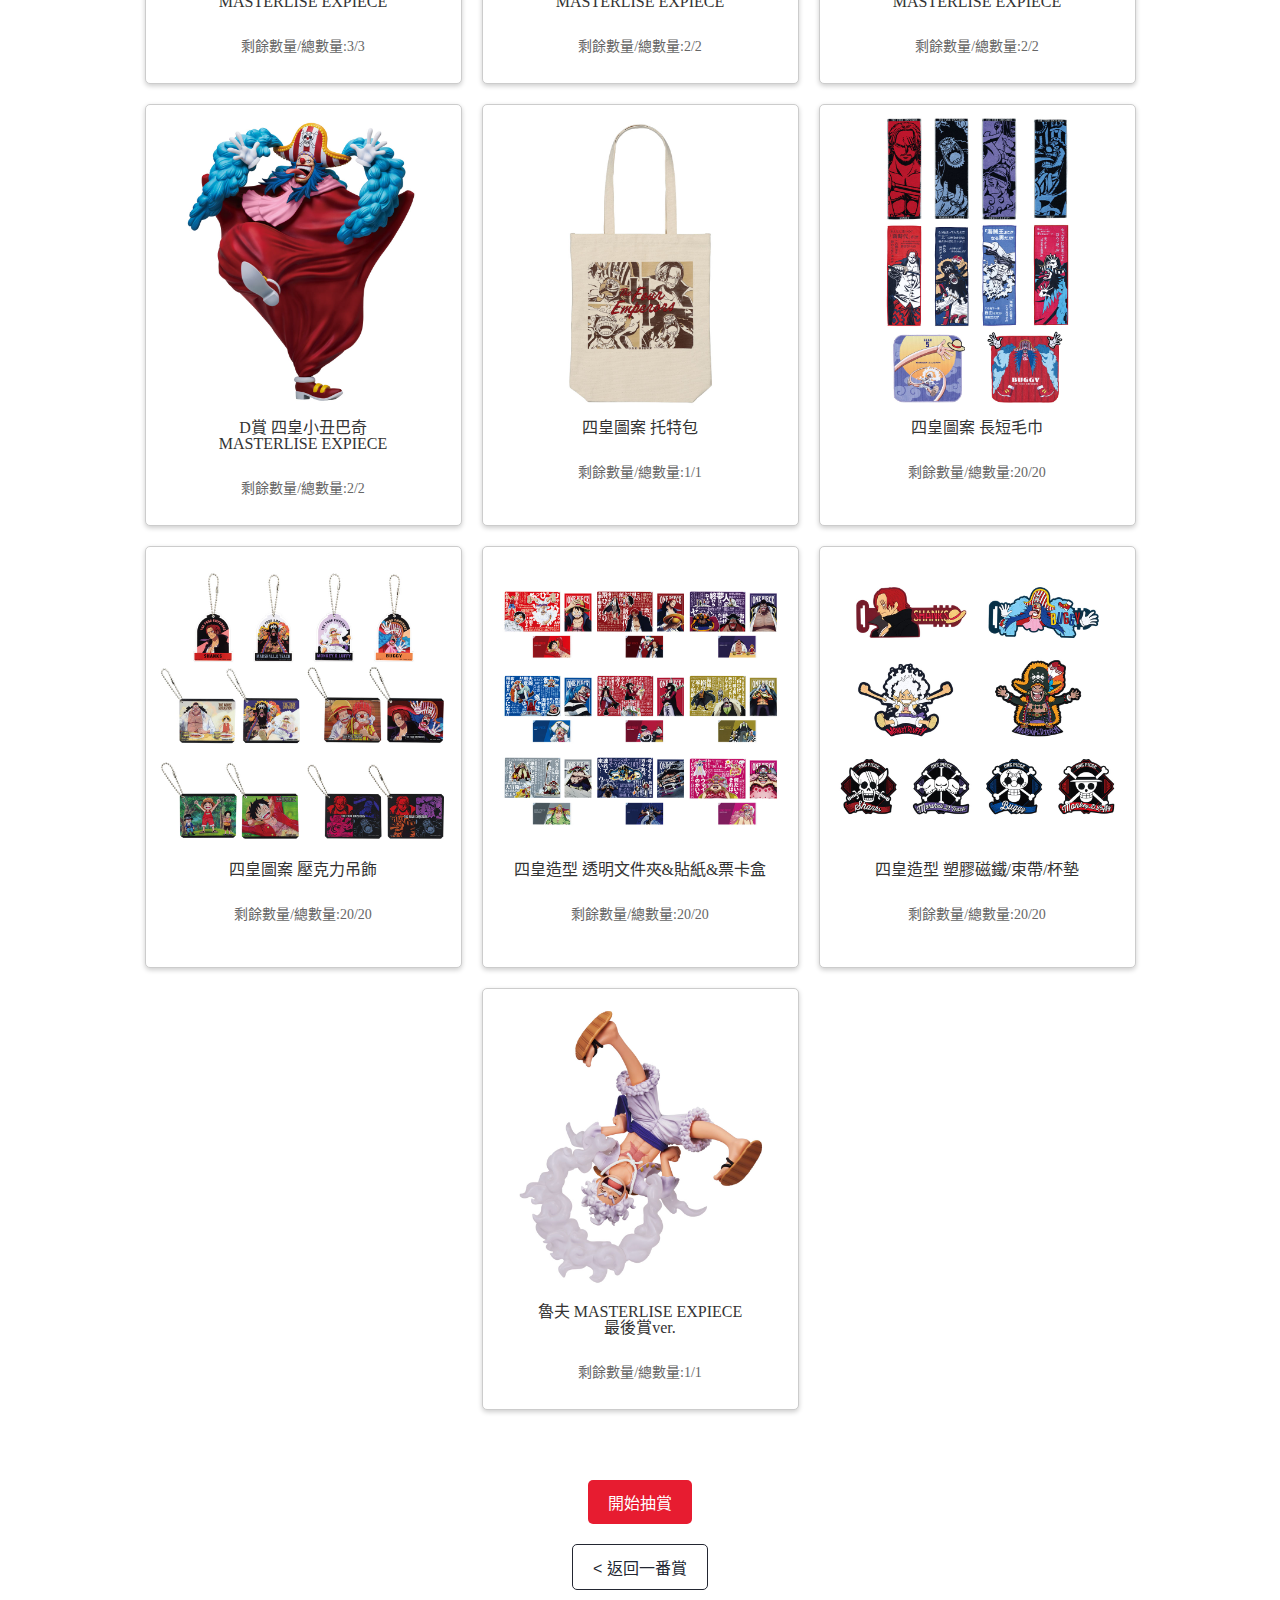
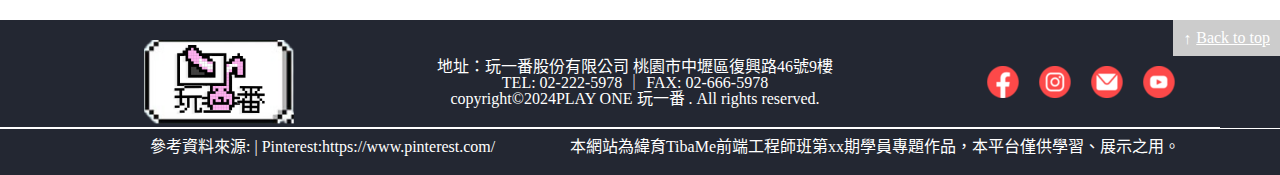
<file: onepiece.html>
<!DOCTYPE html>
<html lang="zh-TW">
<head>
    <meta charset="UTF-8">
    <meta name="viewport" content="width=device-width, initial-scale=1.0">
    <meta name="keywords" content="一番賞,Ichiban Kuji">
    <meta name="description" content="這是一個線上抽一番賞網站">
    <link href="玩一番/icon/玩一番.ico" rel="shortcut icon"/>
    <title>玩一番</title>
    <!-- 重設css -->
    <link rel="stylesheet" href="reset.css">
    <!-- css -->
    <link rel="stylesheet" href="style.css">
</head>
<body>
<header class="main-header">
    <!-- 導覽列 -->
    <div class="container">
        <div class="logo">
        <a href=""><img src="玩一番/LOGO.png" alt="playone"></a>
        </div>
        <nav class="main-nav">
        <a href="index.html">首頁</a>
        <a href="about-us.html">關於我們</a>
        <a href="news.html">最新消息</a>
        <a href="Ichiban.html">一番賞</a>
        <a href="#">盲盒</a>
        <a href="#">儲值點數</a>
        <a href="contact-us.html">聯繫客服</a>
        </nav>
        <div class="user-options">
            <a href="#">註冊</a>
            <a href="login.html">登入</a>
        </div>
    </div>
    <style>

    .product-wrapper{
        max-width: 1200px;
        margin: 0 auto;
        padding: 20px;
        display: flex;
        flex-wrap: wrap;
        flex-direction: column;
        align-items: center;
        justify-content: center;
    }    
    .product-image img {
        width: 100%;
        max-width: 800px;
        height: auto;
        display: block;
        margin: 0 auto;
    }
    
    .product-details {
        font-family:'Noto Sans TC', sans-serif;
        background-color:#f9f9f9;
        text-align: center;
        border-radius: 10px;
        box-shadow: 0 2px 5px rgba(0,0,0,0.1);
        padding: 20px;
        margin: 20px auto;
        max-width: 700px;
        width: 100%;
    }
    .info-bar {
    display: flex;
    justify-content: space-between;
    align-items: center;
    margin-bottom: 20px; /* 根据需要调整间距 */
}

.shop-name, .price {
    margin: 0; /* 移除默认的 margin */
}

    .product-title h2{
        color:#232732 ;
        font-size: 36px;
        text-align: center;
        background-color: #e71c30;
        color: white;
    }
    .prize-details{
        display: flex;
        flex-direction:row;
        justify-content: flex-start;
    }
    .prize-details div{
        margin: 0 10px;
        font-size: 16px;
        color: #232732;
    }
    .product-details .shop-name{
        font-size: 18px;
        color:#e8554e;
        font-weight: bold;
        margin-bottom: 20px;
        text-align: start;
    }
    .product-details .description{
        font-size: 16px;
        color: #232732;
        line-height: 1.5;
        margin-bottom: 20px;
        text-align: start;
    }
    .product-details .price{
        font-size: 18px;
        color: #e8554e;
        font-weight: bold;
        margin-bottom: 10px;
        text-align:start;
    }
    .description {
        max-width: 800px;
    }
    .purchase-options{
        display: flex;
        flex-direction: column;
        justify-content: space-between;
        align-items: center;
        max-width:700px ;
        width: 100%;
        flex-wrap: wrap;
    }
    .list1{
        display: flex;
        justify-content: space-between;
        width: 700px;
        align-items: center;
        margin-bottom: 10px;
    }
    .remaining-draws {
        margin-right: 20px;
        font-size: 16px;
        color: #232732;
    }
    .purchase-options button {
        background-color: #e71c30 ;
        color: white;
        margin-top: 10px;
        padding: 10px 20px;
        font-size: 16px;
        cursor: pointer;
        border-radius: 5px;
        transition: background-color 0.3s ease-in-out;
        border: none;
    }
    .purchase-options button:hover {
        background-color: #232732;
    }
    .central-button {
    display: flex;
    justify-content: center;
    width: 100%;  /* 使得按钮容器宽度与父容器相同 */
    margin-top: 20px; /* 添加一些上边距以与其他内容区分 */
    }
    .prize-details {
    text-align: center;
    margin: 10px 0;
    font-size: 16px;
    color: #232732;
    letter-spacing: 2px;
}
.central-button button {
    padding: 10px 20px;
    font-size: 16px;
    background-color: #e71c30;
    color: white;
    border: none;
    border-radius: 5px;
    cursor: pointer;
    transition: background-color 0.3s ease-in-out;
}

.central-button button:hover {
    background-color: #232732;
}
/* 下方賞品區塊 */
.product-content {
    max-width: 1200px;
    margin: 20px auto;
    padding: 10px;
    display: flex;
    flex-wrap: wrap;
    justify-content: center;
    align-items: center;
    max-width: 1200px;
    margin: 20px auto;
    padding: 10px;
}

.product-content h3 {
    text-align: center;
    margin-bottom: 20px;
    width: 100%;
    font-size: 24px;
}

.prize {
    display: flex;
    flex-direction: column;
    align-items: center;
    width: 25%; /* 根据实际需要调整 */
    margin: 10px;
    padding: 10px;
    border: 1px solid #ccc; /* 輕微的邊框美化 */
    border-radius: 5px;
    box-shadow: 0 2px 5px rgba(0,0,0,0.2); /* 轻微阴影 */
    background-color: white;
    min-height: 400px;
    text-align: center;
}

.prize img {
    width: 100%; /* 图片宽度自适应容器 */
    height: auto; /* 图片高度自适应 */
    margin-bottom: 10px;
}

.prize h4 {
    color: #333;
    margin-bottom: 30px;
}

.prize p {
    font-size: 14px;
    color: #666;
}
/* footer button */
.footer-button{
    display: flex;
    flex-direction:column;
}
.footer-button button{
    margin: 10px;
}
.back-button button{
    padding: 10px 20px;
    font-size: 16px;
    background-color:white;
    color:#232732;
    border: none;
    border-radius: 5px;
    cursor: pointer;
    transition: background-color 0.3s ease-in-out;
    border: 1px solid#232732;
}
    </style>
</header>
<main>
<body>
    <main>
        <div class="product-wrapper">
            <div class="product-image-wrapper">
                <div class="product-image">
                    <img src="玩一番/航海王-新四皇/海賊王一番賞新四皇.jpg" alt="航海王新四皇">
                </div>
                <div class="product-title">
                    <h2>商品名稱:ONE PIECE航海王 新四皇</h2>
                </div>   
            </div>
            <div class="product-details">
                <div class="info-bar">
                    <p class="shop-name">店家名稱:差低玩具</p>
                    <p class="price">價格:1抽305/3抽1000/10抽2900</p>
                </div>
                <p class="description">
                    注意事項:<br>
                    單抽開獎保護200秒，多抽一次+20秒(x抽數)，抽五抽=300秒(以此類推)，保護上限600秒。<br>
                    下單前須知：<br>
                    一番賞、盲盒商品為「線上機率型」商品，<br>
                    一但完成抽獎程序，將無法「退貨及退款」！無法接受請勿消費!<br>
                    除非有品質瑕疵，因此在收到「商品拆封」時，請「全程綠影」以保護雙方權益。<br>
                    盒況若有明顯損傷會事先告知，若顧客對於盒況有相當高的要求(八角、無損等)，<br>
                    建議考慮過後再行消費！<br>
                    消費前請「務必」確認我們的消費規範再進行購買，謝謝！</p>
            </div>
            <div class="purchase-options">
                <div class="list1">
                    <div class="remaining-draws">
                        剩餘抽數/總抽數: (78/78)
                    </div>
                    <div>
                        <button type="button">剩餘全包</button>
                    </div>
                </div>
                <div class="prize-details">
                    <div>A賞<br>(3/3)</div>
                    <div>B賞<br>(2/2)</div>
                    <div>D賞<br>(2/2)</div>
                    <div>C賞<br>(2/2)</div>
                    <div>E賞<br>(1/1)</div>
                    <div>F賞<br>(20/20)</div>
                    <div>G賞<br>(20/20)</div>
                    <div>H賞<br>(20/20)</div>
                    <div>I賞<br>(20/20)</div>
                </div>
                <div class="central-button">
                    <button type="button">開始抽賞</button>
                </div>
            </div>
            <div class="product-content">
                <h3>賞品一覽</h3>
                <div class="prize" id="prize-A">
                    <img src="玩一番/航海王-新四皇/A賞 四皇 傑克 MASTERLISE EXPIECE.jpg" alt="A賞">
                    <h4>A賞 四皇 傑克<br> MASTERLISE EXPIECE</h4>
                    <p>剩餘數量/總數量:3/3</p>
                </div>
                <div class="prize" id="prize-B">
                    <img src="玩一番/航海王-新四皇/B賞 四皇 馬歇爾・D・汀奇 MASTERLISE EXPIECE.jpg" alt="B賞">
                    <h4>B賞 四皇 馬歇爾・D・汀奇<br>MASTERLISE EXPIECE</h4>
                    <p>剩餘數量/總數量:2/2</p>
                </div>
                <div class="prize" id="prize-C">
                    <img src="玩一番/航海王-新四皇/C賞 四皇 蒙其・D・魯夫 MASTERLISE EXPIECE.jpg" alt="C賞">
                    <h4>C賞 四皇 蒙奇·D·魯夫<br> MASTERLISE EXPIECE</h4>
                    <p>剩餘數量/總數量:2/2</p>
                </div>
                <div class="prize" id="prize-D">
                    <img src="玩一番/航海王-新四皇/D賞 四皇 巴奇 MASTERLISE EXPIECE.jpg" alt="D賞">
                    <h4>D賞 四皇小丑巴奇<br> MASTERLISE EXPIECE</h4>
                    <p>剩餘數量/總數量:2/2</p>
                </div>
                <div class="prize" id="prize-E">
                    <img src="玩一番/航海王-新四皇/E賞 托特包.jpg" alt="E賞">
                    <h4>四皇圖案 托特包</h4>
                    <p>剩餘數量/總數量:1/1</p>
                </div>
                <div class="prize" id="prize-F">
                    <img src="玩一番/航海王-新四皇/F賞 毛巾收藏.jpg" alt="F賞">
                    <h4>四皇圖案 長短毛巾</h4>
                    <p>剩餘數量/總數量:20/20</p>
                </div>
                <div class="prize" id="prize-G">
                    <img src="玩一番/航海王-新四皇/G賞 壓克力吊飾.jpg" alt="G賞">
                    <h4>四皇圖案 壓克力吊飾</h4>
                    <p>剩餘數量/總數量:20/20</p>
                </div>
                <div class="prize" id="prize-H">
                    <img src="玩一番/航海王-新四皇/H賞 資料夾貼紙套組.jpg" alt="H賞">
                    <h4>四皇造型 透明文件夾&貼紙&票卡盒</h4>
                    <p>剩餘數量/總數量:20/20</p>
                </div>
                <div class="prize" id="prize-I">
                    <img src="玩一番/航海王-新四皇/I賞 橡膠收藏.jpg" alt="I賞">
                    <h4>四皇造型 塑膠磁鐵/束帶/杯墊</h4>
                    <p>剩餘數量/總數量:20/20</p>
                </div>
                <div class="prize" id="prize-Last">
                    <img src="玩一番/航海王-新四皇/新四皇最後賞.jpg" alt="Last賞">
                    <h4>魯夫 MASTERLISE EXPIECE<br> 最後賞ver.</h4>
                    <p>剩餘數量/總數量:1/1</p>
                </div>
            </div>
            <div class="footer-button">
                <div class="central-button">
                    <button type="button">開始抽賞</button>
                </div>
                <div class="back-button">
                    <button type="button" onclick="window.history.back()"> < 返回一番賞
                    </button>
                </div>
            </div>
        </div>
    </main>
</body>
</html>
</main>
<footer>
    <div class="footer-container">
        <a href="#" class="back-to-top">Back to top</a>
        <div class="logo-area">
        <img src="玩一番/LOGO.png" alt="playone">
    </div>
    <div class="contact-info">
        <p class="element-TEL">
        地址：玩一番股份有限公司 桃園市中壢區復興路46號9樓<br>
        TEL: 02-222-5978 ｜ FAX: 02-666-5978<br>
        copyright©2024PLAY ONE 玩一番 . All rights reserved.<br>
    </p>
    </div>
    <div class="social-icons">
        <a href="#" class="icon-link"><img src="玩一番/icon/fb.ico" alt=""></a>
        <a href="#" class="icon-link"><img src="玩一番/icon/ig.ico" alt=""></a>
        <a href="#" class="icon-link"><img src="玩一番/icon/mail.ico" alt=""></a>
        <a href="#" class="icon-link"><img src="玩一番/icon/yt.ico" alt=""></a>
    </div>
    </div>
    <div class="credits">
    <div class="overlap-group-2">
        <div class="text-wrapper-1">參考資料來源: | Pinterest:https://www.pinterest.com/</div>
        <div class="text-wrapper-2">
            本網站為緯育TibaMe前端工程師班第xx期學員專題作品，本平台僅供學習、展示之用。
        </div>
    </div>
    </div>
</footer>
</body>
</html>
</file>
<file: style.css>
.main-header{
  background-color: #232732;
  color: #fff;
  display: flex;
  align-items: center;
  padding: 0 20px;
  position: relative;
}
.main-header .container{
  display: flex;
  justify-content: center;
  align-items: center;
  padding: 20px;
  max-width: 1200px;
  margin: auto;
}
.main-header .logo{
  width: 120px;
  margin: auto;
  margin-right: 90px;
  flex:0 1 auto;
}
.main-header .logo img{
  width: 100%;
  vertical-align: middle;
}
.main-header .main-nav{
  padding: 5px;
  flex: 1 1 auto; 
}
.main-header .main-nav a{
  text-decoration: none;
  color: #fff;
  padding: 10px 15px;
  display:inline-block;
  transition: color 0.3s ease;
}
.main-header .main-nav a:hover{
  transform: translateY(-5px);
  color: #fc4545;
}
.main-header .main-nav a::after{
  content:'';
  display: block;
  height: 2px;
  width: 0;
  background: #fff;
  transition: width 0.2s;
}
.main-header .main-nav a:hover::after{
  width: 100%;
}
.main-header .user-options {
  margin-left: 70px;
  flex: 0 1 auto;
}
.main-header .user-options a{
  text-decoration: none;
  color: #232732;
  background-color: #fff;
  padding: 10px 20px;
  margin-right: 10px;
  border-radius: 5px;
}
.main-header .user-options a:last-child {
  margin-left: 0; 
}

.title {
	position: relative;
	overflow: hidden;
	height: 500px;
}
.title img {
	position: absolute;
	top: 0;
	left: 0;
	width: 100%;
	height: 100%;
	object-fit: cover;
	filter: brightness(70%) contrast(120%) saturate(120%); }
.explore-button {
	position: absolute;
	bottom: 50px; 
	right: 200px;
	padding: 10px 20px;
	background-color: #232732;
	color: white;
	text-decoration: none;
	font-size: 16px;
	border: none;
	border-radius: 5px;
	box-shadow: 2px 2px 4px rgba(0, 0, 0, 0.5); 
}
.title-content {
	font-size: 48px;
	position: absolute;
	top: 50%;
	left: 50%;
	transform: translate(-50%, -50%);
	color: white; 
	font-size: 24px; 
	text-shadow: 2px 2px 4px rgba(0, 0, 0, 0.7);
	line-height: 150%;
	letter-spacing: 0.2em;
}
.image-slider-container {
  display: flex;
  position: relative;
  width: 90%;
  height: 700px;
  margin: auto;
}
.image-slider {
  flex:1;
  display: flex;
	overflow: hidden;
	position: relative;
  width: 100%; 
	height: 100%;
}

.slider-images {
  display: flex; 
  width: 100%;
  height: 100%;
  transition: transform 0.5s ease;
}

.slider-images img {
  width: 100%; /* 使圖像填滿其容器 */
  height: 100%; /* 使圖像填滿其容器 */
  object-fit: cover; /* 調整圖像的填充方式 */
  flex-shrink: 0;

}  
.slide-controls {
    position: absolute; /* 添加绝对定位 */
    top: 0;
    left: 0;
    height: 100%; /* 保持与父容器高度一致 */
    width: 100%; /* 覆盖整个滑块区域宽度 */
    display: flex;
    flex-direction: row; /* 修改为行方向以便左右布局 */
    justify-content: space-between; /* 保持默认，以后可能需要调整 */
    align-items: center; /* 确保按钮垂直居中 */
    transform: translateY(0); /* 因为您想要充满高度，可能不再需要垂直居中转换 */
    z-index: 20; /* 确保控制元素位于最上层 */
}
.slide-controls .prev,
.slide-controls .next {
    position: absolute; /* 使用绝对定位，覆盖相对定位 */
    top: 50%; /* 垂直居中 */
    transform: translateY(-50%); /* 确保垂直居中对齐 */
    color: #ffffff; /* 字体颜色保持 */
    border: none; /* 去边框保持 */
    width: 6.5%;  /* 设置按钮的宽度 */
    height: 100%; /* 设置按钮的高度 */
    background-color: #232732; /* 自定义背景颜色 */
    color: white; /* 字体颜色 */
    border: none; /* 无边框 */
    cursor: pointer; /* 鼠标指针变为可点击状态的指针图标 */
}

.slide-controls .prev {
    left: -70px; /* 按钮移除滑块左侧 */
}

.slide-controls .next {
    right: -70px; /* 按钮移除滑块右侧 */
}


.newsticker-content {
  display: flex;
  align-items: center;
  background: linear-gradient(to right, #ff0000, #f85c5c);
  overflow: hidden; /* 隐藏超出的部分 */
}

.marquee-text {
  display: flex;
  animation: marquee 30s linear infinite;
  white-space: nowrap; /* 防止内容换行 */
}

.newsticker-content p {
  margin-right: 200px;
  padding: 20px 0;
  color: #fff;
  font-size: 18px;
  font-weight: bold;
}
  @keyframes marquee {
    from {
      transform: translateX(100%);
    }
    to {
      transform: translateX(-100%);
    }
  }
/* 基本樣式 */

.hot {
  position: relative;
  display: flex;
  justify-content: center;
  align-items: center;
  padding: 20px;
  background-color: #232732;
  min-height: 800px;
}

.hot-title {
  position: absolute;
  top: 40px;
  left:100px;
  font-family: 'Noto Sans TC', sans-serif;
  font-size: 36px;
  color: #fff;
  text-decoration: underline;
  text-decoration-thickness: 2px; /* 調整下劃線粗細 */
  text-underline-offset: 10px; /* 調整下劃線與文字之間的距離 */
  margin-bottom: 20px;
}

.hot-content {
  width: 50vw;
  height: 90vh; 
  display: flex;
  justify-content: space-around;
  align-items: center;
  background-color:#fff;
  padding: 40px;
  text-align: center;
  margin-top: 20px;
  box-shadow: 0 4px 8px rgba(0,0,0,0.1); /* 添加一些阴影效果 */
  overflow: hidden; /* 处理任何超出这个容器的内容 */
  border-radius: 25px;
  position: relative;
}
.hot-content1, .hot-content2 {
  width: 70%;
  position: relative;
  text-align: center;
  display: flex;
  flex-direction: row;
  justify-content: center;
  align-items: center;
  border: 1px solid #ccc; /* 添加边框样式 */
  overflow: hidden;
  transform-origin: center center; /* 确保缩放的中心为容器的中心 */
  margin:auto;
}
.hot-content1 {
  margin-bottom:20px;  /* 增加额外的底部外边距 */
  border-radius: 25px;
}

.hot-content2 {
  margin-top:30px;  /* 增加额外的顶部外边距 */
  border-radius: 25px;
}
.hot-content1-img img, .hot-content2-img img {
  width: 100%;
  height: auto;
  object-fit: cover;
  display: block; /* 解决内联元素下 `position: absolute;` 不起作用的问题 */
  transition: transform 0.5s ease; /* 添加过渡效果 */
}
.hot-content1:hover .hot-content1-img img, 
.hot-content2:hover .hot-content2-img img {
  transform: scale(1.1); /* 只放大图片 */
}
.hot-content1-text, .hot-content2-text {
  position: absolute;
  bottom: 0;
  width: 100%;
  height: 20%;
  display: flex;
  align-items: center;
  justify-content: center;
  text-align: center;
  font-size: 32px;
  font-family: "Noto Sans TC", sans-serif;
}
.hot-content1-text{
  background-color :#43b9fa;
  color:#fff ;
}
.hot-content2-text{
  background-color :#FBDE57; 
}
.more-button {
  position: absolute;
  bottom: 20px;
  right: 40px;
  padding: 10px 20px;
  background-color: #232732;
  color: white;
  text-decoration: none;
  border: none;
  border-radius: 5px;
  cursor: pointer; /* 鼠标悬停时显示手型光标 */
}
/* 火熱開抽區塊 */
.fire{
  background-color: #D14F4F;
  position: relative;
  padding-bottom: 100px; /* 为fire区块底部添加20px的Padding，可以根据需要调整这个值 */
}
.fire-title {
  position: absolute;
  top: 20px;
  left: 100px;
  font-family: 'Noto Sans TC', sans-serif;
  font-size: 36px;
  color: #000000;
  text-decoration: underline;
  text-decoration-thickness: 2px; /* 調整下劃線粗細 */
  text-underline-offset: 10px; /* 調整下劃線與文字之間的距離 */
  margin-bottom: 100px;
}
.dropbtn {
  position: absolute;
  background-color: #232732;
  color: #fff;
  padding: 10px;
  font-size: 16px;
  border: none;
  cursor: pointer;
  right: 120px; /* 调整这个值来指定距离右侧的距离 */
  top: 20px;
  border-radius: 5px;
  width: 80px; /* 添加宽度样式 */
  height: 40px; /* 添加高度样式 */
}
.dropdown-content {
  display: none;
  position: absolute;
  right: 40px;
  top: 55px;
  background-color: #f9f9f9;
  min-width: 160px;
  box-shadow: 0 8px 16px 0 rgba(0,0,0,0.2);
  z-index: 1;
}

.dropdown-content a {
  color: #fff; /* 修改链接文本颜色为白色 */
  padding: 12px 16px;
  text-decoration: none;
  display: block;
  background-color: #232732;
}

.dropdown-content a:hover {
  background-color: #f1f1f1;
  color: #232732; /* 修改鼠标悬停时的文本颜色 */
}

/* 下拉效果 */
.dropdown:hover .dropdown-content {
  display: block;
}

/* 選項之間的間距 */
.dropdown-content a + a {
  border-top: 1px solid #ddd;
}
.label-block {
  position: absolute;
  background-color: #FBDE57;
  top:-25px;
  left: -20px;
  padding: 5px 10px;
}

.label-block::after {
  content: '';
  position: absolute;
  bottom: -20px;
  left: 0px;
  border-bottom: 20px solid transparent;
  border-right: 20px solid rgb(188, 188, 2);
  display: block;
}
.card-shop {
  display: flex;
  flex-wrap: wrap;
  justify-content: center;
  align-items: flex-start;
  height: auto;
}

.card-container {
  position: relative;
  width: 280px;
  height: 320px;
  padding: 20px;
  margin: 0 25px;
  background-color: #E20000;
  text-align: center;
  margin-top: 100px;
  display: flex;
  flex-direction: column;
  justify-content: space-between;
}

.image-block {
  position: relative;
  width: 100%;
  padding-top: 56.25%;
  flex: 1;
  display: flex;
  justify-content: center;
  align-items: center;
  overflow: hidden;
}

.image-block img {
  position: absolute;
  top: 0;
  left: 0;
  width: 300px; /* 让图片宽度充满父容器 */
  height: 200px; /* 让高度充满父容器 */
  object-fit: cover; /* 保持图片比例并覆盖整个框 */
}
.text-block {
  display: flex;
  flex-direction: row;
  flex-wrap: wrap;
  justify-content: space-between;
  align-items: flex-start;
  width: 100%;
  padding: 10px;
  box-sizing: border-box;
  color: #ffffff;
  font-family: 'Noto Sans TC', sans-serif;
  font-size: 16px;
}

.content-block {
  width: 100%;
  text-align: left;
  padding: 5px 0;
}
.content-block:nth-child(1) {
  flex: 0 0 100%; /* 宽度为100% */
}

.content-block:nth-child(2), .content-block:nth-child(3) {
  flex: 0 0 50%; /* 宽度为48% */
}
.content-block:nth-child(3) {
  text-align: right; /* 文本右对齐 */
}
.fire-more-button{
  position: absolute;
  bottom: 20px;
  right: 100px;
  padding: 10px 20px;
  background-color: #232732;
  color: white;
  text-decoration: none;
  border: none;
  border-radius: 5px;
  cursor: pointer; /* 鼠标悬停时显示手型光标 */
}



/* footer區域 */
footer {
  background-color:#232732;
  color: #fff;
  padding: 20px 0;
  text-align: center;
  position: relative;
}
.back-to-top {
  position: absolute; /* 使用绝对定位 */
  top: 0; /* 按钮距离顶部的距离 */
  right: 0; /* 按钮距离右侧的距离 */
  padding: 10px; /* 调整按钮的内边距 */
  background-color: #ccc; /* 按钮的背景颜色 */
  color: #fff; /* 按钮的文字颜色 */
}
.back-to-top::before {
  content: '\2191'; /* 使用Unicode字符来表示向上箭头 */
  display: inline-block;
  transform: translateY(1px); /* 调整垂直对齐位置 */
  margin-right: 5px; /* 可根据需要调整箭头与文字的间距 */
}

.footer-container {
  display: flex;
  align-items: center;
  justify-content: space-evenly;
  border-bottom: 1px solid #fff;
  margin-right: 60px;
}
.logo-area{
  width: 150px;
}
.logo-area img {
  width:100%; /* 设置 logo 区域的宽度 */
  /* 排列 logo 区域中的元素，设置 logo 居中 */
}

.contact-info {
  text-align: center;
  max-width: 100%; /* 根据需要调整适应布局 */
}

.social-icons {
  width: 100px; /* 设置 social-icons 区域的宽度 */
  /* 排列 social-icons 区域中的元素，设置图标居中 */
  display: flex; /* 利用 Flex 布局 */
  justify-content: flex-start; /* 从左到右排列 */
  align-items: center;
}
.icon-link{
  position: relative; 
  padding: 0 10px; /* 设置图标之间的间距 */
}

.overlap-group-2 {
  display: flex; /* 使用 Flex 布局 */
  justify-content: space-between; /* 左右两边对齐 */
  border-top: 1px solid #fff; /* 添加一条白色实线在上方 */
  padding-top: 10px; /* 上方留出一些空间 */
}
.credits {
  position: relative;
  top: 0;
  left: 0;
  right: 0;
}
.text-wrapper-1 {
  padding-left: 150px; /* 设置距离左边的距离为150px */
}

.text-wrapper-2 {
  padding-right: 100px; /* 设置距离右边的距离为150px */
}

/* news */
.newsA{
  margin-bottom: 100px; /* 为newsA区块添加下方外边距来与底部导航栏留出一定的间距 */
}
.news-title {
  font-family: 'Noto Sans TC', sans-serif;
  font-size: 36px;
  color: #000000;
  text-decoration: underline;
  text-decoration-thickness: 2px; /* 調整下劃線粗細 */
  text-underline-offset: 10px; /* 調整下劃線與文字之間的距離 */
  text-align: center;
  padding-top:50px;
  margin: 0 auto;
  margin-bottom: 50px;
}
.news-container {
  display: flex;
  justify-content: center;
  align-items: center;
  width: 1000px;
  margin: 0 auto;
  border: 1px solid #000000; /* 设置1像素粗的黑色实线边框 */
  border-radius: 10px;
  margin-bottom: 30px
}
.news-image{
  flex: 1;
  margin-right: 20px;
  border-radius: 10px;
  overflow: hidden;
}
.news-image img {
  max-width: 100%; /* 图像最大宽度为其容器的100% */
  height: auto; /* 保持宽高比 */
  margin: 0;
  border: none;
}
.news-content {
  flex: 1;
  padding: 20px; 
  display: flex;
  flex-direction: column;
  justify-content: space-between;
}
.news-content label  {
  width: 100%; /* 让每个元素自动占满一行 */
  margin-bottom: 10px; /* 下方留出一定间距 */
  color: #8A8585;
}
.news-title-time {
  display: flex;
  justify-content: space-between;
  margin-bottom: 10px;
}
.news-title-time h3 {
  font-size: 24px;
}
.news-title-time span {
  text-align: right;
  font-size: 16px;
}
.news-content h3,
.news-content span {
  flex: 1;
}.news-content p {
  letter-spacing:1.5px;  /* 设置文字间距为1像素，根据需要调整数值 */
}
.news-pagination {
  display: flex;
  justify-content: center; /* 水平居中 */
}

.page {
  width: 25px; /* 方块宽度 */
  height: 25px; /* 方块高度 */
  background: #fff; /* 默认背景颜色 */
  margin: 0 5px; /* 间距 */
  text-align: center;
  line-height: 25px;
  cursor: pointer;
  border-radius: 2px;
  margin: 10px;
  border: 1px solid #000000;
}

.page.active {
  background: #ff0000; /* 设置当前页的特殊颜色 */
  color: #fff;
  border:none;
}
/* aboutus */
.about-title {
  font-family: 'Noto Sans TC', sans-serif;
  font-size: 36px;
  color: #000000;
  text-decoration: underline;
  text-decoration-thickness: 2px; /* 調整下劃線粗細 */
  text-underline-offset: 10px; /* 調整下劃線與文字之間的距離 */
  text-align: center;
  padding-top:50px;
  margin: 0 auto;
  margin-bottom: 50px;
}
.about-section {
  width: 80%;
  padding: 50px;
  margin: 0 auto;
  text-align: center;
  background-color: aliceblue;
  margin-bottom: 50px;
}

.about-section p {
  font-size: 18px;
  line-height: 1.6; /* 調整行高 */
  letter-spacing: 1px; /* 調整字距 */
  width: 80%; /* 設定寬度為80% */
  margin: 0 auto;  /* 讓段落置中 */
  text-align: center;
  padding-bottom: 20px;
}

.about-section img {
  width: 100%;
  max-width: 600px;
  height: auto;
  display: block;
  margin: 20px auto;
}
/* ichiban */
.main-ichiban {
  width: 100%;          /* 调整为根据您的布局需求设置宽度 */
  margin: 0 auto;      /* 居中显示 */
  text-align: center;  /* 中心对齐文本，以便按钮也能居中 */
}
.ichiban-title {
  font-family: 'Noto Sans TC', sans-serif;
  font-size: 36px;
  color: #000000;
  text-decoration: underline;
  text-decoration-thickness: 2px; /* 調整下劃線粗細 */
  text-underline-offset: 10px; /* 調整下劃線與文字之間的距離 */
  text-align: center;
  padding-top:50px;
  margin: 0 auto;
  margin-bottom: 50px;
  display: flex;
  justify-content: center;
  align-items: center;
  position: relative;
}
.search-box {
  position: absolute;/* 絕對定位搜尋框 */
  right: 105px;
  font-size: 16px;
  text-align: center;
  border-radius: 10px;
}

.ichiban-button-group {
  margin-top: 20px; /* 从标题到按钮的距离 */
  text-align: center;
}
.ichiban-button-group .choice-button {
  width: 150px; /* 設定每個按鈕的寬度為 150px */
  width: 20%;
  margin: 0 30px; /* 在按鈕之間添加水平間隙 */
  border-radius: 10px;
}
.ichiban-button-group .choice-button:first-child {
  background-color: yellow;
  color:#232732 ;
}

.choice-button {
  background-color: white; /* 默认背景色 */
  border: 1px solid black; /* 边界 */
  padding: 10px 20px; /* 内边距 */
  margin: 0 10px; /* 按钮之间的间隔 */
  cursor: pointer; /* 鼠标悬停时显示指针 */
}

.choice-button.active {
  background-color: yellow; /* 激活状态下的背景色 */
}
.ichiban-card-shop-container {
  margin-bottom: 50px; /* 添加底部外邊距 */
}
.ichiban-card-shop {
  display: flex;
  flex-wrap: wrap;
  justify-content: center;
  align-items: flex-start;
  height: auto;
}
.ichiban-label-block {
  position: absolute;
  background-color: #FBDE57;
  top:-25px;
  left: -20px;
  padding: 5px 10px;
}

.ichiban-label-block::after {
  content: '';
  position: absolute;
  bottom: -20px;
  left: 0px;
  border-bottom: 20px solid transparent;
  border-right: 20px solid rgb(188, 188, 2);
  display: block;
}

.ichiban-card-container {
  position: relative;
  width: 280px;
  height: 320px;
  padding: 20px;
  margin: 0 25px;
  background-color: #E20000;
  text-align: center;
  margin-top: 100px;
  display: flex;
  flex-direction: column;
  justify-content: space-between;
}

.ichiban-image-block {
  position: relative;
  width: 100%;
  padding-top: 56.25%;
  flex: 1;
  display: flex;
  justify-content: center;
  align-items: center;
  overflow: hidden;
}

.ichiban-image-block img {
  position: absolute;
  top: 0;
  left: 0;
  width: 100%; /* 让图片宽度充满父容器 */
  height: 100%; /* 让高度充满父容器 */
  object-fit: cover; /* 保持图片比例并覆盖整个框 */
}
.ichiban-text-block {
  display: flex;
  flex-direction: row;
  flex-wrap: wrap;
  justify-content: space-between;
  align-items: flex-start;
  width: 100%;
  padding: 10px;
  box-sizing: border-box;
  color: #ffffff;
  font-family: 'Noto Sans TC', sans-serif;
  font-size: 16px;
}

.ichiban-content-block {
  width: 100%;
  text-align: left;
  padding: 5px 0;
}
.ichiban-content-block:nth-child(1) {
  flex: 0 0 100%; /* 宽度为100% */
  padding-bottom: 20px;
}

.ichiban-content-block:nth-child(2), .ichiban-content-block:nth-child(3) {
  flex: 0 0 50%; /* 宽度为48% */
}
.ichiban-content-block:nth-child(3) {
  text-align: right; /* 文本右对齐 */
}
.ichiban-card-shop-container .ichiban-card-shop:nth-child(4) {
  margin-bottom: 50px; /* 設置底部外邊距為10px */
}

/* #contact-us */
</file>
